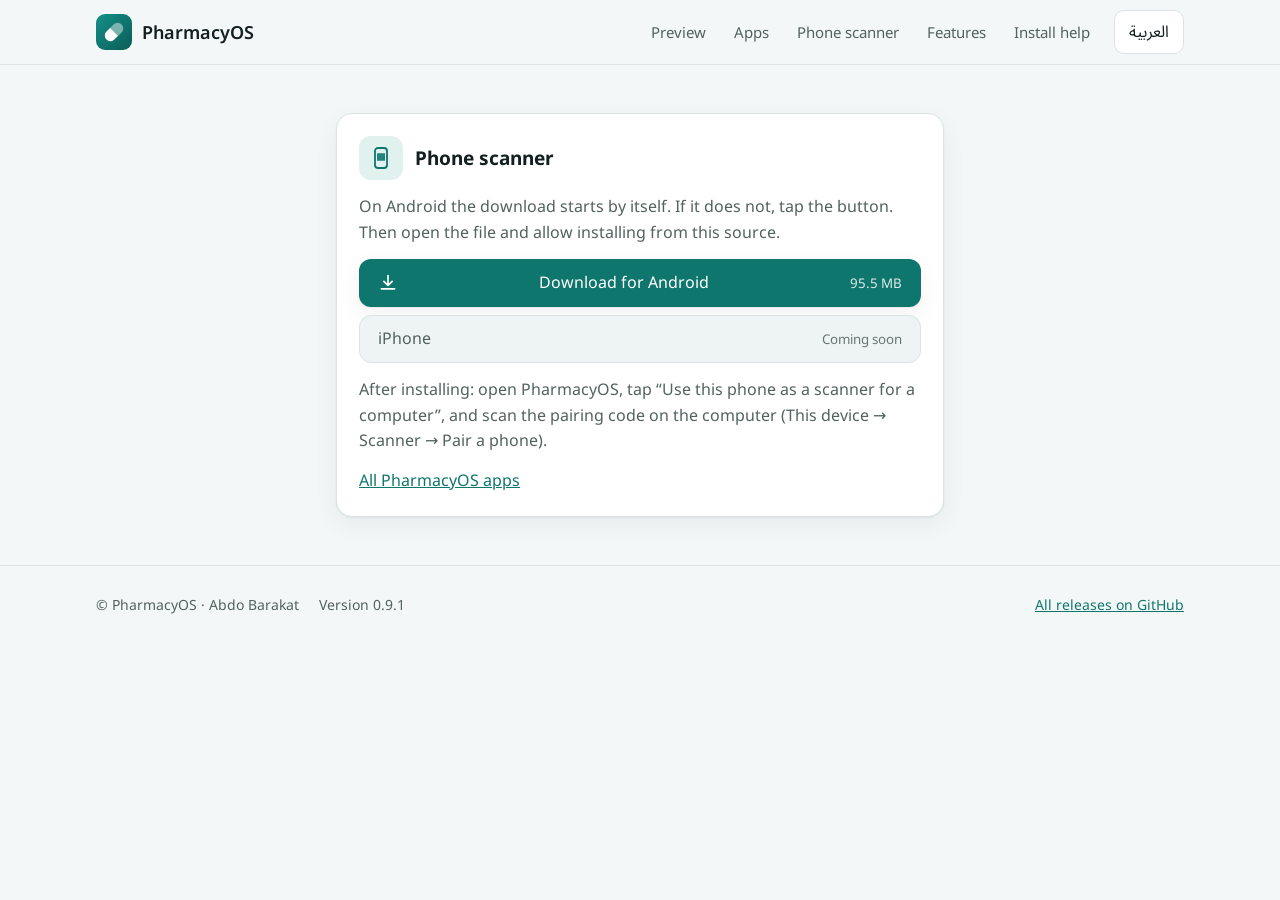
<file: scanner/index.html>
<!doctype html>
<html lang="en" dir="ltr" class="noscript">
<head>
<meta charset="utf-8">
<meta name="viewport" content="width=device-width, initial-scale=1">
<title>PharmacyOS Phone Scanner</title>
<meta name="description" content="Download the PharmacyOS phone scanner app for Android.">
<meta name="theme-color" content="#0f766e">
<link rel="icon" href="../mark.svg" type="image/svg+xml">
<link rel="apple-touch-icon" href="../icon-512.png">
<meta property="og:image" content="../icon-512.png">
<link rel="preconnect" href="https://fonts.googleapis.com">
<link rel="preconnect" href="https://fonts.gstatic.com" crossorigin>
<link href="https://fonts.googleapis.com/css2?family=Noto+Sans:wght@400;500;600;700&family=Noto+Sans+Arabic:wght@400;500;600;700&display=swap" rel="stylesheet">
<link rel="stylesheet" href="../style.css">
</head>
<body>
<header class="nav"><div class="wrap">
  <a class="brand" href="../"><img src="../mark.svg" alt="" width="36" height="36">PharmacyOS</a>
  <nav class="nav-links" aria-label="Sections">
    <a href="../#preview"><span data-en>Preview</span><span data-ar>معاينة</span></a>
    <a href="../#apps"><span data-en>Apps</span><span data-ar>التطبيقات</span></a>
    <a href="../#scanner"><span data-en>Phone scanner</span><span data-ar>ماسح الهاتف</span></a>
    <a href="../#features"><span data-en>Features</span><span data-ar>المزايا</span></a>
    <a href="../#install"><span data-en>Install help</span><span data-ar>طريقة التثبيت</span></a>
  </nav>
  <button class="lang" type="button" id="lang">العربية</button>
</div></header>
<main><section><div class="wrap" style="max-width:640px">
  <div class="card">
    <div class="card-head"><div class="icon"><svg viewBox="0 0 24 24" aria-hidden="true"><rect x="6" y="2" width="12" height="20" rx="3"/><path d="M9 8v6m2-6v6m2-6v6m2-6v6"/></svg></div>
      <h3><span data-en>Phone scanner</span><span data-ar>ماسح الهاتف</span></h3></div>
    <p data-en>On Android the download starts by itself. If it does not, tap the button. Then open the file and allow installing from this source.</p>
    <p data-ar>على أندرويد يبدأ التنزيل تلقائيًا. إن لم يبدأ اضغط الزر، ثم افتح الملف واسمح بالتثبيت من هذا المصدر.</p>
    <div class="platforms"><a class="btn btn-primary" href="https://github.com/AbdoBarakatDev/PharmacyOS-downloads/releases/download/v0.9.1/PharmacyOS-0.9.1-dev-android.apk" download><svg viewBox="0 0 24 24" aria-hidden="true"><path d="M12 3v12m0 0-5-5m5 5 5-5M4 19h16"/></svg><span data-en>Download for Android</span><span data-ar>تنزيل لأندرويد</span><small>95.5 MB</small></a>
      <span class="btn btn-ghost" aria-disabled="true"><span class="name"><span data-en>iPhone</span><span data-ar>آيفون</span></span><small><span data-en>Coming soon</span><span data-ar>قريبًا</span></small></span>
    </div>
    <p data-en>After installing: open PharmacyOS, tap “Use this phone as a scanner for a computer”, and scan the pairing code on the computer (This device → Scanner → Pair a phone).</p>
    <p data-ar>بعد التثبيت: افتح PharmacyOS، واضغط «استخدام هذا الهاتف كماسح لكمبيوتر»، وامسح كود الربط على الكمبيوتر (هذا الجهاز ← الماسح ← ربط هاتف).</p>
    <p><a href="../"><span data-en>All PharmacyOS apps</span><span data-ar>كل تطبيقات PharmacyOS</span></a></p>
  </div>
</div></section></main>
<footer><div class="wrap">
  <span>© PharmacyOS · Abdo Barakat</span>
  <span><span data-en>Version</span><span data-ar>الإصدار</span> 0.9.1</span>
  <a href="https://github.com/AbdoBarakatDev/PharmacyOS-downloads/releases"><span data-en>All releases on GitHub</span><span data-ar>كل الإصدارات على GitHub</span></a>
</div></footer>
<script src="../site.js" defer></script>
<script>if (/Android/i.test(navigator.userAgent)) location.replace("https://github.com/AbdoBarakatDev/PharmacyOS-downloads/releases/download/v0.9.1/PharmacyOS-0.9.1-dev-android.apk");</script>
</body>
</html>
</file>
<file: style.css>
/* PharmacyOS download site (D-180, D-187). Tokens first; light and dark
   are designed together; motion respects prefers-reduced-motion. */
:root {
  --bg: #f4f7f7; --surface: #ffffff; --surface-2: #eef4f3; --border: #dbe4e3;
  --text: #13201f; --muted: #52625f; --primary: #0f766e; --primary-2: #0b5c56;
  --on-primary: #ffffff; --soft: #e1f1ee; --warn-bg: #fff4dc; --warn: #7a4b00;
  --radius: 16px; --shadow: 0 1px 2px rgba(16, 40, 38, .06), 0 8px 24px rgba(16, 40, 38, .06);
}
@media (prefers-color-scheme: dark) {
  :root {
    --bg: #0f1716; --surface: #16211f; --surface-2: #1b2826; --border: #283734;
    --text: #e5eeec; --muted: #9db0ac; --primary: #4fc9b8; --primary-2: #2fa596;
    --on-primary: #08201c; --soft: #173430; --warn-bg: #3a2c10; --warn: #f3cf86;
    --shadow: 0 1px 2px rgba(0, 0, 0, .3), 0 8px 24px rgba(0, 0, 0, .25);
  }
}
* { box-sizing: border-box; }
[hidden] { display: none !important; }
html { scroll-behavior: smooth; }
body {
  margin: 0; background: var(--bg); color: var(--text);
  font: 16px/1.6 "Noto Sans", "Noto Sans Arabic", system-ui, -apple-system, "Segoe UI", sans-serif;
}
html[lang=ar] body { font-family: "Noto Sans Arabic", "Noto Sans", system-ui, sans-serif; }
html[lang=en] [data-ar], html[lang=ar] [data-en] { display: none !important; }
a { color: var(--primary); }
:focus-visible { outline: 3px solid var(--primary); outline-offset: 2px; border-radius: 8px; }
.wrap { max-width: 1120px; margin: 0 auto; padding: 0 16px; }

/* Top bar */
.nav { position: sticky; top: 0; z-index: 10; backdrop-filter: saturate(1.4) blur(10px);
  background: color-mix(in srgb, var(--bg) 82%, transparent); border-bottom: 1px solid var(--border); }
.nav .wrap { display: flex; align-items: center; gap: 12px; min-height: 64px; }
.brand { display: flex; align-items: center; gap: 10px; text-decoration: none; color: var(--text);
  font-weight: 600; font-size: 18px; }
.brand img { width: 36px; height: 36px; }
.nav-links { display: flex; gap: 4px; margin-inline-start: auto; }
.nav-links a { color: var(--muted); text-decoration: none; padding: 10px 12px; border-radius: 10px; font-size: 15px; }
.nav-links a:hover { color: var(--text); background: var(--surface-2); }
.lang { background: var(--surface); color: var(--text); border: 1px solid var(--border); border-radius: 10px;
  min-height: 44px; padding: 8px 14px; font: inherit; cursor: pointer; }
@media (max-width: 720px) { .nav-links { display: none; } .lang { margin-inline-start: auto; } }

/* Hero */
.hero { padding: 64px 0 40px; display: grid; gap: 40px; grid-template-columns: 1.15fr .85fr; align-items: center; }
@media (max-width: 860px) { .hero { grid-template-columns: 1fr; padding-top: 40px; } }
.eyebrow { display: inline-flex; align-items: center; gap: 8px; background: var(--soft); color: var(--primary);
  border-radius: 999px; padding: 4px 12px; font-size: 13px; font-weight: 600; }
.hero h1 { font-size: clamp(32px, 5vw, 50px); line-height: 1.15; margin: 16px 0 12px; letter-spacing: -.01em; }
.hero p.lead { color: var(--muted); font-size: 18px; max-width: 56ch; margin: 0 0 24px; }
.cta { display: flex; flex-wrap: wrap; gap: 12px; }
.btn { display: inline-flex; align-items: center; justify-content: center; gap: 8px; min-height: 48px;
  padding: 10px 18px; border-radius: 12px; font-weight: 600; text-decoration: none; border: 1px solid transparent;
  transition: transform .15s ease, box-shadow .15s ease, background .15s ease; cursor: pointer; font: inherit; }
.btn svg { width: 20px; height: 20px; fill: none; stroke: currentColor; stroke-width: 2; stroke-linecap: round; stroke-linejoin: round; flex: none; }
.btn-primary { background: var(--primary); color: var(--on-primary); box-shadow: var(--shadow); }
.btn-primary:hover { background: var(--primary-2); transform: translateY(-1px); }
.btn-primary:active { transform: scale(.98); }
.btn-ghost { background: var(--surface); color: var(--text); border-color: var(--border); }
.btn-ghost:hover { background: var(--surface-2); }
.btn small { font-weight: 400; opacity: .85; }
.btn[aria-disabled=true] { background: var(--surface-2); color: var(--muted); border-color: var(--border);
  box-shadow: none; cursor: default; transform: none; }
.meta { color: var(--muted); font-size: 14px; margin-top: 14px; }
.meta b { color: var(--text); }

/* Hero visual: real screens (tools/release_site/make_shots.py) in frames */
.showcase { position: relative; padding: 0 6% 12% 0; }
.window { background: var(--surface); border: 1px solid var(--border); border-radius: 14px; overflow: hidden;
  box-shadow: 0 2px 4px rgba(16, 40, 38, .06), 0 24px 60px rgba(16, 40, 38, .16); }
.window .chrome { display: flex; gap: 6px; padding: 9px 12px; background: var(--surface-2); border-bottom: 1px solid var(--border); }
.window .chrome i { width: 10px; height: 10px; border-radius: 50%; background: var(--border); }
.window .chrome i:first-child { background: #ff6159; } .window .chrome i:nth-child(2) { background: #ffbd2e; } .window .chrome i:nth-child(3) { background: #28c941; }
.window img, .phone-frame img { display: block; width: 100%; height: auto; }
.phone-frame { border: 7px solid #0d1514; border-radius: 30px; overflow: hidden; background: #0d1514;
  box-shadow: 0 18px 44px rgba(10, 30, 28, .28); }
.showcase .phone-frame { position: absolute; width: 27%; }
.showcase .phone-frame.a { inset-inline-end: 0; bottom: 0; animation: float 7s ease-in-out infinite; }
.showcase .phone-frame.b { inset-inline-end: 24%; bottom: -6%; width: 22%; animation: float 7s ease-in-out -3.5s infinite; }
@keyframes float { 0%, 100% { transform: translateY(0); } 50% { transform: translateY(-10px); } }
@media (max-width: 860px) { .showcase { padding-bottom: 16%; } }

/* "Available on": platform marks that arrive one by one, then idle */
.avail { list-style: none; display: flex; flex-wrap: wrap; gap: 8px; padding: 0; margin: 18px 0 0; }
.avail li { display: inline-flex; align-items: center; gap: 6px; padding: 6px 12px; border-radius: 999px; font-size: 14px;
  background: var(--surface); border: 1px solid var(--border); color: var(--text);
  animation: pop .55s cubic-bezier(.34, 1.56, .64, 1) both; animation-delay: calc(var(--i) * 90ms + 200ms); }
.avail li svg { width: 18px; height: 18px; fill: currentColor; color: var(--primary);
  animation: bob 3.2s ease-in-out infinite; animation-delay: calc(var(--i) * 400ms); }
.avail li.soon { color: var(--muted); } .avail li.soon svg { color: var(--muted); }
.avail li small { font-size: 12px; }
@keyframes pop { from { opacity: 0; transform: scale(.6) translateY(6px); } to { opacity: 1; transform: none; } }
@keyframes bob { 0%, 100% { transform: translateY(0) rotate(0); } 50% { transform: translateY(-2px) rotate(-6deg); } }

/* Platform marks on the download buttons */
.pi { display: inline-grid; place-items: center; width: 22px; height: 22px; flex: none; }
.pi svg { width: 20px; height: 20px; fill: currentColor; stroke: none; transform-origin: 50% 80%; }
.reveal .pi svg { opacity: 0; transform: scale(.4) rotate(-20deg); }
.reveal.in .pi svg { animation: pop-in .6s cubic-bezier(.34, 1.56, .64, 1) forwards; animation-delay: calc(var(--i) * 110ms + 150ms); }
@keyframes pop-in { to { opacity: 1; transform: none; } }
a.btn:hover .pi svg, a.btn:focus-visible .pi svg { animation: hop .6s cubic-bezier(.34, 1.56, .64, 1); opacity: 1; }
@keyframes hop { 0% { transform: none; } 40% { transform: translateY(-4px) rotate(-8deg) scale(1.12); } 100% { transform: none; } }
.btn .dl { display: inline-flex; align-items: center; gap: 6px; }
a.btn:hover .dl svg, a.btn:focus-visible .dl svg { animation: drop 1s ease-in-out infinite; }
@keyframes drop { 0%, 100% { transform: translateY(0); } 50% { transform: translateY(3px); } }

/* Product card preview */
.thumb { display: block; margin: -22px -22px 0; border-bottom: 1px solid var(--border); overflow: hidden;
  border-radius: var(--radius) var(--radius) 0 0; aspect-ratio: 16 / 9; background: var(--surface-2); }
.thumb img { display: block; width: 100%; height: 100%; object-fit: cover; object-position: top left;
  transition: transform .5s ease; }
html[dir=rtl] .thumb img { object-position: top right; }
.card:hover .thumb img { transform: scale(1.04); }

/* See it in action */
.tabs { display: inline-flex; flex-wrap: wrap; gap: 6px; padding: 6px; border-radius: 14px; background: var(--surface);
  border: 1px solid var(--border); margin-bottom: 20px; }
.tabs [role=tab] { display: inline-flex; align-items: center; gap: 8px; min-height: 44px; padding: 8px 16px; border: 0;
  border-radius: 10px; background: transparent; color: var(--muted); font: inherit; font-weight: 600; cursor: pointer;
  transition: background .2s ease, color .2s ease; }
.tabs [role=tab] svg { width: 20px; height: 20px; fill: none; stroke: currentColor; stroke-width: 1.8; stroke-linecap: round; stroke-linejoin: round; }
.tabs [role=tab][aria-selected=true] { background: var(--primary); color: var(--on-primary); }
.tabs [role=tab]:not([aria-selected=true]):hover { background: var(--surface-2); color: var(--text); }
.panel { animation: fade-up .45s ease both; }
@keyframes fade-up { from { opacity: 0; transform: translateY(10px); } to { opacity: 1; transform: none; } }
.stage { position: relative; }
.slides { display: grid; }
.slide { grid-area: 1 / 1; margin: 0; opacity: 0; transition: opacity .45s ease; }
.slide.on { opacity: 1; }
.chips { display: flex; flex-wrap: wrap; gap: 8px; margin-top: 14px; }
.chip { min-height: 40px; padding: 6px 14px; border-radius: 999px; border: 1px solid var(--border); background: var(--surface);
  color: var(--text); font: inherit; cursor: pointer; }
.chip.on { border-color: var(--primary); background: var(--soft); color: var(--primary); font-weight: 600; }
.caption { color: var(--muted); margin: 14px 0 0; max-width: 70ch; }
.stage.duo { padding-inline-end: 20%; padding-bottom: 6%; }
.stage.duo .phone-frame.side { position: absolute; inset-inline-end: 0; bottom: 0; width: 26%; }
.stage.trio { padding-inline-end: 34%; padding-bottom: 18%; }
.stage.trio .phone-frame { position: absolute; bottom: 0; width: 21%; }
.stage.trio .phone-frame.p1 { inset-inline-end: 22%; }
.stage.trio .phone-frame.p2 { inset-inline-end: 0; bottom: 8%; }
@media (max-width: 640px) {
  .stage.duo, .stage.trio { padding: 0; display: grid; gap: 12px; grid-template-columns: 1fr 1fr; }
  .stage.duo .window, .stage.trio .window { grid-column: 1 / -1; }
  .stage.duo .phone-frame, .stage.trio .phone-frame { position: static; width: auto; }
  .stage.duo .phone-frame.side { grid-column: 1 / 2; }
}

/* Sections */
section { padding: 48px 0; }
section > .wrap > h2 { font-size: clamp(24px, 3vw, 32px); margin: 0 0 8px; }
section > .wrap > p.sub { color: var(--muted); margin: 0 0 28px; max-width: 64ch; }
.grid { display: grid; gap: 16px; grid-template-columns: repeat(auto-fit, minmax(280px, 1fr)); }
.card { background: var(--surface); border: 1px solid var(--border); border-radius: var(--radius); padding: 22px;
  display: flex; flex-direction: column; gap: 14px; box-shadow: var(--shadow); }
.card.mine { border-color: var(--primary); box-shadow: 0 0 0 3px var(--soft), var(--shadow); }
.card-head { display: flex; align-items: center; gap: 12px; }
.icon { width: 44px; height: 44px; border-radius: 12px; display: grid; place-items: center; background: var(--soft);
  color: var(--primary); flex: none; }
.icon svg { width: 24px; height: 24px; fill: none; stroke: currentColor; stroke-width: 1.8; stroke-linecap: round; stroke-linejoin: round; }
.card h3 { margin: 0; font-size: 19px; }
.card p { margin: 0; color: var(--muted); }
.platforms { display: grid; gap: 8px; margin-top: auto; }
.platforms .btn { justify-content: space-between; width: 100%; }
.platforms .btn span.name { display: inline-flex; align-items: center; gap: 8px; }

/* Scanner block */
.scanner { display: grid; grid-template-columns: auto 1fr; gap: 28px; align-items: center; }
@media (max-width: 640px) { .scanner { grid-template-columns: 1fr; justify-items: center; text-align: center; } }
.qr { background: #fff; padding: 12px; border-radius: 14px; border: 1px solid var(--border); width: 196px; height: 196px;
  display: grid; place-items: center; }
.qr img, .qr svg { width: 172px; height: 172px; }
.steps { margin: 12px 0 0; padding: 0; list-style: none; counter-reset: s; display: grid; gap: 10px; }
.steps li { counter-increment: s; display: flex; gap: 10px; align-items: flex-start; }
.steps li::before { content: counter(s); flex: none; width: 26px; height: 26px; border-radius: 50%; display: grid; place-items: center;
  background: var(--soft); color: var(--primary); font-weight: 600; font-size: 14px; }
.short { font-size: 14px; word-break: break-all; }

/* Features */
.features { display: grid; gap: 14px; grid-template-columns: repeat(auto-fit, minmax(230px, 1fr)); }
.feature { display: flex; gap: 12px; align-items: flex-start; background: var(--surface); border: 1px solid var(--border);
  border-radius: 14px; padding: 16px; }
.feature h4 { margin: 0 0 4px; font-size: 16px; }
.feature p { margin: 0; color: var(--muted); font-size: 14px; }

/* Install help */
details { background: var(--surface); border: 1px solid var(--border); border-radius: 14px; padding: 0 18px; }
details + details { margin-top: 10px; }
summary { cursor: pointer; min-height: 52px; display: flex; align-items: center; font-weight: 600; list-style: none; }
summary::-webkit-details-marker { display: none; }
summary::after { content: "+"; margin-inline-start: auto; color: var(--muted); font-size: 22px; }
details[open] summary::after { content: "–"; }
details p { margin: 0 0 16px; color: var(--muted); }

.notice { background: var(--warn-bg); color: var(--warn); border-radius: 12px; padding: 12px 16px; margin: 0 0 20px; font-size: 14px; }
.notes pre { white-space: pre-wrap; margin: 0; font: inherit; color: var(--muted); }
.history ul { margin: 0; padding-inline-start: 18px; color: var(--muted); }
.history li { margin: 6px 0; }
.history li a { margin-inline-start: 8px; }
.empty { text-align: center; color: var(--muted); }

footer { border-top: 1px solid var(--border); padding: 28px 0 40px; color: var(--muted); font-size: 14px; }
footer .wrap { display: flex; flex-wrap: wrap; gap: 8px 20px; align-items: center; }
footer .wrap > :last-child { margin-inline-start: auto; }

/* Arrive on scroll; off with reduced motion */
.reveal { opacity: 0; transform: translateY(14px); transition: opacity .5s ease, transform .5s ease; }
.reveal.in { opacity: 1; transform: none; }
@media (prefers-reduced-motion: reduce) {
  html { scroll-behavior: auto; }
  .reveal { opacity: 1; transform: none; transition: none; }
  .showcase .phone-frame, .avail li, .avail li svg, .panel { animation: none; }
  .reveal .pi svg { opacity: 1; transform: none; }
  .reveal.in .pi svg, a.btn:hover .pi svg, a.btn:hover .dl svg { animation: none; }
  .slide, .thumb img { transition: none; }
  .btn { transition: none; }
}
.noscript .reveal { opacity: 1; transform: none; }
.noscript .reveal .pi svg { opacity: 1; transform: none; }

/* Phones: the picture is decoration only; steps read from the start. */
@media (max-width: 640px) {
  .scanner .steps, .scanner .short { text-align: start; justify-self: stretch; }
}
.btn small { white-space: nowrap; }

/* The preview stays a comfortable size on wide screens. */
.panel .stage { max-width: 980px; }
</file>
